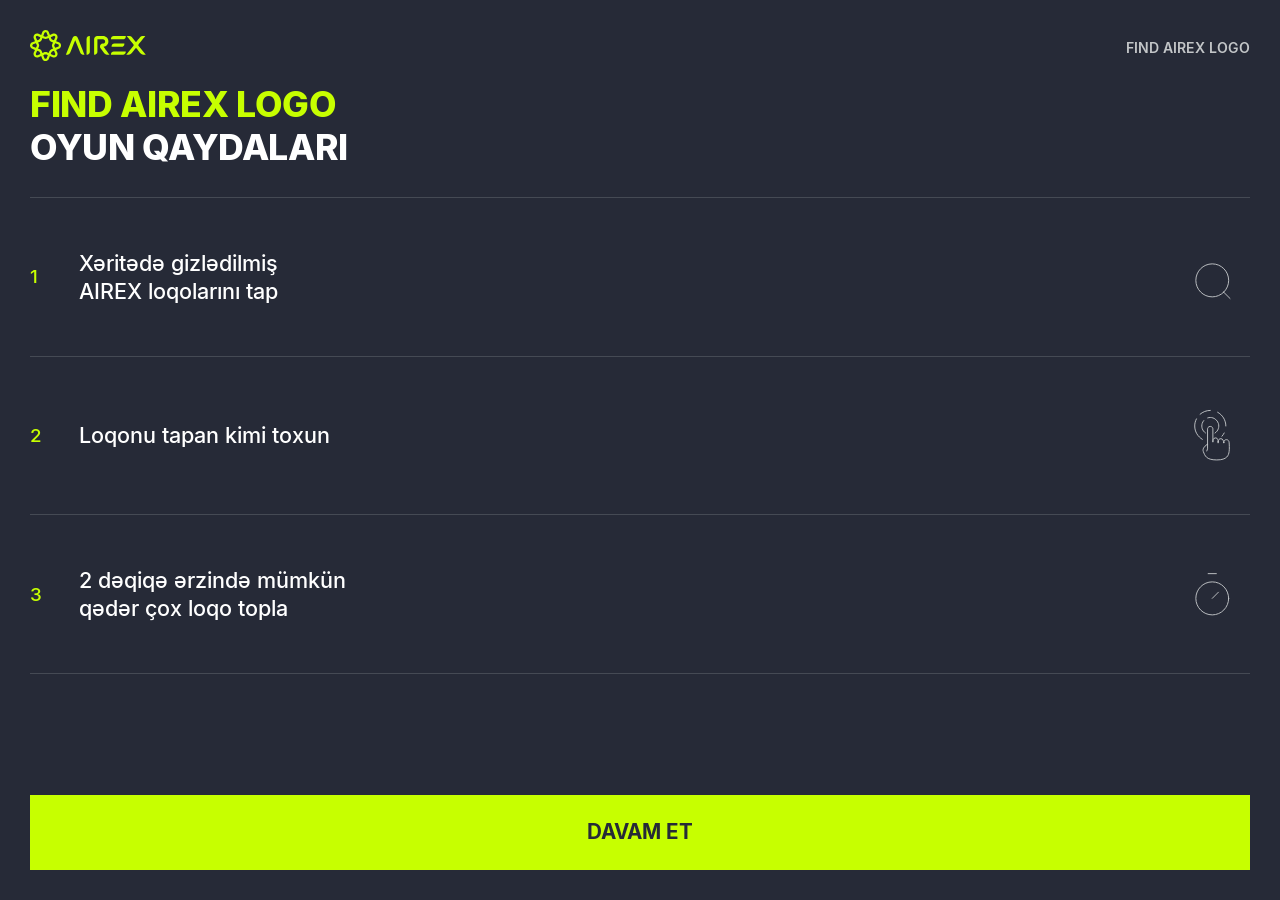
<file: index.html>
<!doctype html>
<html lang="az">
<head>
  <meta charset="utf-8">
  <meta name="viewport" content="width=device-width, initial-scale=1, maximum-scale=1, user-scalable=no">
  <title>AIREX — Find AIREX Logo</title>
  <link rel="icon" href="data:,">

  <link rel="stylesheet" href="vendor/modern-normalize.css">
  <link rel="stylesheet" href="css/reset.css">
  <link rel="stylesheet" href="css/fonts.css">
  <link rel="stylesheet" href="css/tokens.css">
  <link rel="stylesheet" href="css/layout.css">
  <link rel="stylesheet" href="css/game.css">

  <script type="module" src="js/main.js"></script>
</head>
<body>
  <div class="cp-app is-loading" data-cp-root>
    <div class="cp-stage">

      <header class="cp-header">
        <span class="cp-header__logo" data-svg="logo" role="img" aria-label="AIREX"></span>
        <span class="cp-header__brand">FIND AIREX LOGO</span>
      </header>

      <!-- 01 · RULES -->
      <section class="cp-screen cp-screen--rules is-active" data-screen="rules">
        <h1 class="cp-title cp-title--rules">
          <span class="cp-title__accent">FIND AIREX LOGO</span><br>
          OYUN QAYDALARI
        </h1>

        <ol class="cp-rules">
          <li class="cp-rule">
            <span class="cp-rule__num">1</span>
            <p class="cp-rule__text">Xəritədə gizlədilmiş<br>AIREX loqolarını tap</p>
            <span class="cp-rule__icon" data-svg="ruleSearch" aria-hidden="true"></span>
          </li>
          <li class="cp-rule">
            <span class="cp-rule__num">2</span>
            <p class="cp-rule__text">Loqonu tapan kimi toxun</p>
            <span class="cp-rule__icon" data-svg="ruleTap" aria-hidden="true"></span>
          </li>
          <li class="cp-rule">
            <span class="cp-rule__num">3</span>
            <p class="cp-rule__text">2 dəqiqə ərzində mümkün<br>qədər çox loqo topla</p>
            <span class="cp-rule__icon" data-svg="ruleTimer" aria-hidden="true"></span>
          </li>
        </ol>

        <button class="cp-button" type="button" data-action="continue">DAVAM ET</button>
      </section>

      <!-- 02 · START -->
      <section class="cp-screen cp-screen--start" data-screen="start">
        <h1 class="cp-title">XƏRİTƏ</h1>

        <img class="cp-start__image" data-map-image alt="Bakı xəritəsi">

        <div class="cp-best">
          <p class="cp-best__label">ƏN YAXŞI NƏTİCƏ:</p>
          <p class="cp-best__value cp-num" data-best>--/30</p>
        </div>

        <button class="cp-button" type="button" data-action="start">BAŞLA</button>
      </section>

      <!-- 03–04 · GAME -->
      <section class="cp-screen cp-screen--game" data-screen="game">
        <h1 class="cp-title">XƏRİTƏ</h1>

        <div class="cp-info">
          <div class="cp-info__item">
            <span class="cp-info__label">VAXT</span>
            <span class="cp-info__value cp-num" data-time>00:00</span>
          </div>
          <div class="cp-info__item cp-info__item--count">
            <span class="cp-info__label">LOQOLARIN SAYI</span>
            <span class="cp-info__value cp-num" data-count>00/30</span>
          </div>
        </div>

        <!-- MapView: xəritə şəkli + loqoların SVG overlay-i -->
        <div class="cp-map" data-map>
          <img class="cp-map__image" data-map-image alt="Bakı xəritəsi">
        </div>

        <p class="cp-hint">Loqoları toplamaq üçün toxun.</p>
      </section>

      <!-- 05 · RESULT -->
      <section class="cp-screen cp-screen--result" data-screen="result">
        <h1 class="cp-title">NƏTİCƏ</h1>

        <div class="cp-result">
          <p class="cp-result__label">LOQOLARIN SAYI</p>
          <p class="cp-result__score cp-num" data-result-score>00/30</p>
          <p class="cp-result__record" data-record>YENİ REKORD!</p>
          <div class="cp-best">
            <p class="cp-best__label">ƏN YAXŞI NƏTİCƏ:</p>
            <p class="cp-best__value cp-num" data-best>--/30</p>
          </div>
        </div>

        <img class="cp-result__image" data-map-image alt="Bakı xəritəsi">

        <button class="cp-button" type="button" data-action="restart">YENİDƏN OYNA</button>
      </section>

    </div>
  </div>
</body>
</html>
</file>
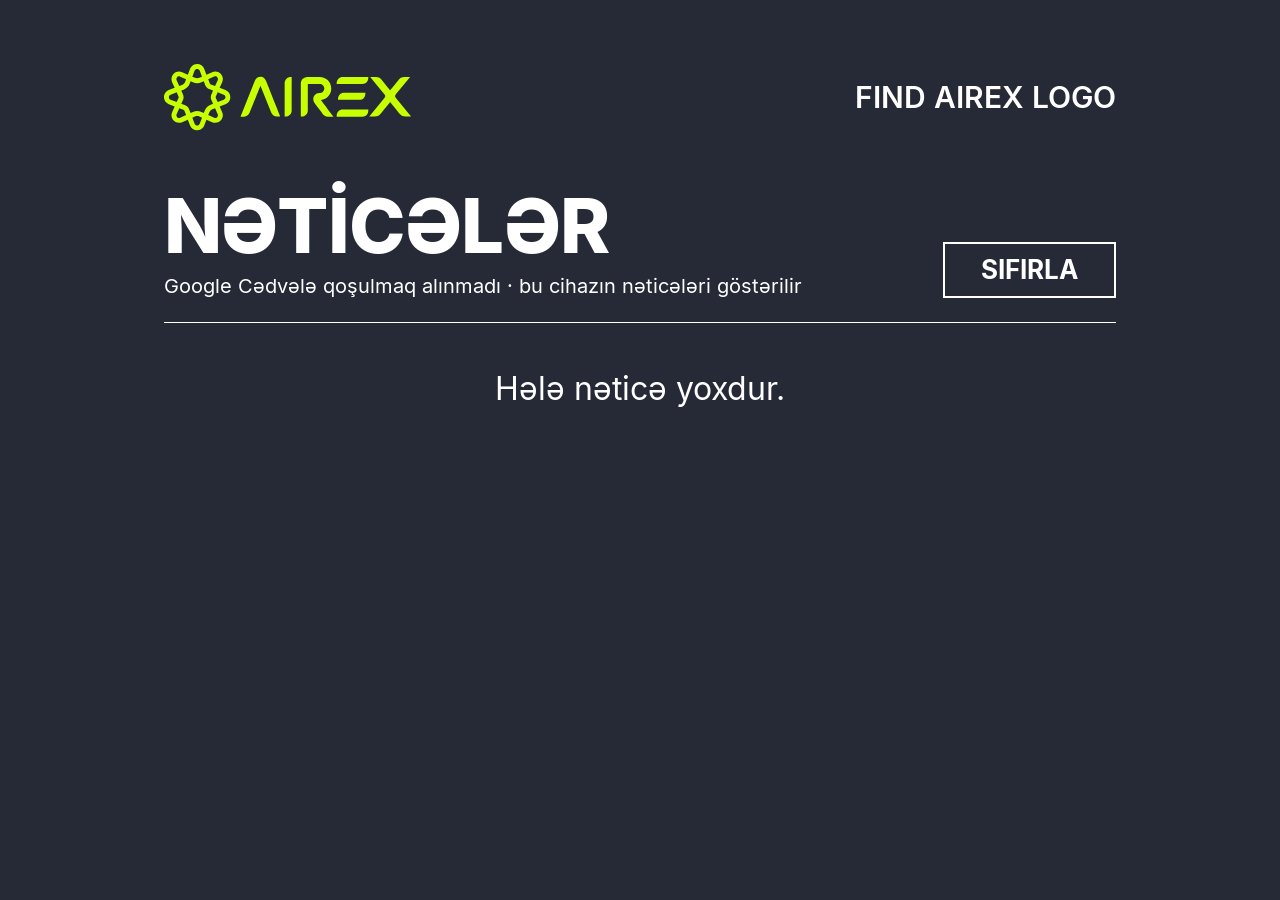
<file: result/index.html>
<!doctype html>
<html lang="az">
<head>
  <meta charset="utf-8">
  <meta name="viewport" content="width=device-width, initial-scale=1, maximum-scale=1, user-scalable=no">
  <title>AIREX — Find AIREX Logo · Nəticələr</title>
  <link rel="icon" href="data:,">

  <link rel="stylesheet" href="../vendor/modern-normalize.css">
  <link rel="stylesheet" href="../css/reset.css">
  <link rel="stylesheet" href="../css/fonts.css">
  <link rel="stylesheet" href="../css/tokens.css">
  <link rel="stylesheet" href="../css/results.css">

  <script type="module" src="../js/results/main.js"></script>
</head>
<body>
  <div class="cp-results" data-results-root>

    <header class="cp-results__header">
      <span class="cp-results__logo" data-svg="logo" role="img" aria-label="AIREX"></span>
      <span class="cp-results__brand">FIND AIREX LOGO</span>
    </header>

    <div class="cp-results__top">
      <div>
        <h1 class="cp-results__title">NƏTİCƏLƏR</h1>
        <p class="cp-results__summary" data-summary></p>
        <p class="cp-results__source" data-source></p>
      </div>
      <button class="cp-results__reset" type="button" data-action="ask-reset">SIFIRLA</button>
    </div>

    <table class="cp-table">
      <thead>
        <tr>
          <th scope="col">#</th>
          <th scope="col">TARİX - SAAT</th>
          <th scope="col">LOQO</th>
          <th scope="col">VAXT</th>
        </tr>
      </thead>
      <!-- ResultsPage <tbody>-ni yaradır: ən yaxşı nəticə birinci, sonra yenidən köhnəyə -->
    </table>

    <p class="cp-results__empty" data-empty>Hələ nəticə yoxdur.</p>

    <dialog class="cp-dialog" data-reset-dialog aria-labelledby="cp-reset-title">
      <h2 class="cp-dialog__title" id="cp-reset-title">Bütün nəticələr silinsin?</h2>
      <p class="cp-dialog__text">Bu cihazdakı və Google Cədvəldəki bütün oyunlar, həmçinin “ən yaxşı nəticə” silinəcək. Bu əməliyyatı geri qaytarmaq olmur.</p>
      <p class="cp-dialog__error" data-reset-error hidden>Google Cədvələ qoşulmaq alınmadı (internet?). Heç nə silinmədi.</p>
      <div class="cp-dialog__actions">
        <button class="cp-dialog__button" type="button" data-action="cancel-reset">İMTİNA ET</button>
        <button class="cp-dialog__button cp-dialog__button--confirm" type="button" data-action="confirm-reset">TƏSDİQLƏ</button>
      </div>
    </dialog>

  </div>
</body>
</html>
</file>
<file: css/fonts.css>
/* Inter 4.1 — lokal fayllar (assets/fonts). Lisenziya: SIL OFL 1.1 */
@font-face { font-family: "Inter"; src: url("../assets/fonts/Inter-Regular.woff2") format("woff2");   font-weight: 400; font-style: normal; font-display: block; }
@font-face { font-family: "Inter"; src: url("../assets/fonts/Inter-Medium.woff2") format("woff2");    font-weight: 500; font-style: normal; font-display: block; }
@font-face { font-family: "Inter"; src: url("../assets/fonts/Inter-SemiBold.woff2") format("woff2");  font-weight: 600; font-style: normal; font-display: block; }
@font-face { font-family: "Inter"; src: url("../assets/fonts/Inter-Bold.woff2") format("woff2");      font-weight: 700; font-style: normal; font-display: block; }
@font-face { font-family: "Inter"; src: url("../assets/fonts/Inter-ExtraBold.woff2") format("woff2"); font-weight: 800; font-style: normal; font-display: block; }
</file>
<file: css/tokens.css>
/* Dizayn tokenləri: rənglər, şrift, --u ölçü vahidi (bölmə 3.1, 3.2, 4) */

:root {
  /* Təsdiqlənmiş rənglər */
  --c-accent:     #C7FF00; /* yaşıl: düymələr, tapılmış loqo, sayğac, vurğu */
  --c-bg:         #262A37; /* əsas fon */
  --c-text-muted: #C3C6C8; /* "FIND AIREX LOGO", "VAXT", "LOQOLARIN SAYI", "ƏN YAXŞI NƏTİCƏ" */
  --c-text:       #FFFFFF; /* ağ */
  --c-error:      #FB7232; /* bu oyunda istifadə olunmur, kit-də qalır */

  /* Törəmə rənglər (yuxarıdakılardan) */
  --c-accent-ink:  var(--c-bg);              /* yaşıl düymə üzərindəki mətn */
  --c-divider:     rgb(195 198 200 / 0.2);   /* muted rəngin 20%-i */
  --c-logo-hidden: rgb(255 255 255 / 0.55);  /* xəritədə gizli loqo */

  /* Şrift. --font-display: XƏRİTƏ / NƏTİCƏ başlıqları — brend şrifti təsdiqlənənə qədər Inter (bölmə 3.2) */
  --font-base:    "Inter", system-ui, -apple-system, "Segoe UI", Roboto, sans-serif;
  --font-display: var(--font-base);
}

.cp-app {
  /* 1 dizayn pikseli = konteynerə sığan ən kiçik nisbət.
     cq vahidləri istifadə yerində (nəsillərdə) .cp-app konteynerinə görə hesablanır. */
  --u: min(calc(100cqw / 1080), calc(100cqh / 1920));

  font-family: var(--font-base);
  color: var(--c-text);
}
</file>
<file: css/layout.css>
/* Səhnə, header, ekranlar, düymələr. Bütün ölçülər 1080×1920 baza dizayndan: calc(N * var(--u))
   Səhnə konteyneri TAM doldurur (City Puzzle ilə eyni): nisbət 9:16 deyilsə, header, divider və düymələr
   kənarlara qədər uzanır, xəritə və şəkillər isə proporsiyasını saxlayıb mərkəzdə qalır (boş zolaq yoxdur). */

/* ---------- Kök + səhnə ---------- */

.cp-app {
  position: relative;
  width: 100%;
  height: 100%;
  container-type: size;
  overflow: hidden;
  display: grid;
  place-items: center;
  background: var(--c-bg);
}

/* Preload bitənə qədər (bölmə 6.1): yalnız fon görünür */
.cp-app.is-loading .cp-stage {
  visibility: hidden;
}

.cp-stage {
  position: relative;
  display: flex;
  flex-direction: column;
  width: 100%;
  height: 100%;
  min-width: 0;
  min-height: 0;
  padding: 0 calc(64 * var(--u));
}

/* ---------- Header ---------- */

.cp-header {
  display: flex;
  flex: none;
  align-items: center;
  justify-content: space-between;
  height: calc(66 * var(--u));
  margin-top: calc(64 * var(--u));
}

.cp-header__logo {
  width: calc(248 * var(--u));
  height: calc(67 * var(--u));
  color: var(--c-accent);
}

/* Inline yerləşdirilən SVG-lər qutunu tam doldurur */
[data-svg] > svg {
  width: 100%;
  height: 100%;
}

.cp-header__brand {
  margin-top: calc(10 * var(--u));
  font-size: calc(30 * var(--u));
  font-weight: 600;
  line-height: 1;
  color: var(--c-text-muted);
}

/* ---------- Ekranlar ---------- */

.cp-screen {
  display: none;
  flex: 1;
  flex-direction: column;
  min-height: 0;
}

.cp-screen.is-active {
  display: flex;
}

/* ---------- Başlıq + divider ---------- */

.cp-title {
  flex: none;
  padding: calc(53 * var(--u)) 0 calc(25 * var(--u));
  border-bottom: max(1px, calc(1 * var(--u))) solid var(--c-divider);
  font-family: var(--font-display);
  font-size: calc(76 * var(--u));
  font-weight: 800;
  line-height: 1;
  letter-spacing: -0.01em;
}

.cp-title--rules {
  padding: calc(47 * var(--u)) 0 calc(60 * var(--u));
  font-family: var(--font-base);
  line-height: 1.2;
}

.cp-title__accent {
  color: var(--c-accent);
}

/* ---------- Əsas düymə ---------- */

.cp-button {
  flex: none;
  width: 100%;
  height: calc(160 * var(--u));
  margin-top: auto;
  margin-bottom: calc(64 * var(--u));
  padding: 0;
  border-radius: 0;
  background: var(--c-accent);
  color: var(--c-accent-ink);
  font-size: calc(44 * var(--u));
  font-weight: 700;
  line-height: 1;
}

/* ---------- Ümumi ---------- */

.cp-num {
  font-variant-numeric: tabular-nums;
}

/* ---------- 01 · RULES ---------- */

.cp-rule {
  display: flex;
  align-items: center;
  height: calc(339 * var(--u));
  border-bottom: max(1px, calc(1 * var(--u))) solid var(--c-divider);
}

.cp-rule__num {
  flex: none;
  width: calc(105 * var(--u));
  font-size: calc(40 * var(--u));
  font-weight: 500;
  color: var(--c-accent);
}

.cp-rule__text {
  flex: 1;
  max-width: calc(600 * var(--u));
  font-size: calc(46 * var(--u));
  font-weight: 500;
  line-height: 1.3;
}

.cp-rule__icon {
  flex: none;
  width: calc(112 * var(--u));
  height: calc(112 * var(--u));
  margin: 0 calc(24 * var(--u)) 0 auto;
  color: var(--c-text-muted);
}

/* ---------- "ƏN YAXŞI NƏTİCƏ: 24/30" — start və result ---------- */

.cp-best {
  flex: none;
  text-align: center;
  color: var(--c-text-muted);
  line-height: 1;
}

.cp-best__label {
  font-size: calc(34 * var(--u));
  font-weight: 400;
}

.cp-best__value {
  margin-top: calc(15 * var(--u));
  font-size: calc(50 * var(--u));
  font-weight: 700;
}

/* ---------- 02 · START ---------- */

/* 9:16-da: şəkil y 385–1405, "ƏN YAXŞI NƏTİCƏ" 1470, düymə 1696. Artıq hündürlük şəkillə yazı arasına düşür */
.cp-start__image {
  flex: none;
  align-self: center;
  width: calc(765 * var(--u));
  height: auto;
  aspect-ratio: 3 / 4;
  object-fit: cover;
  margin-top: calc(100 * var(--u));
}

.cp-screen--start .cp-best {
  margin-top: auto;
  margin-bottom: calc(125 * var(--u));
}

.cp-screen--start .cp-button {
  margin-top: 0;
}

/* ---------- 05 · RESULT ---------- */

/* "YENİ REKORD!" görünəndə şəkil və düymə yerində qalır: əlavə yer şəklin üstündəki auto boşluqdan gəlir */
.cp-result {
  display: flex;
  flex: none;
  flex-direction: column;
  align-items: center;
  text-align: center;
  line-height: 1;
}

.cp-result__label {
  margin-top: calc(72 * var(--u));
  font-size: calc(64 * var(--u));
  font-weight: 700;
}

.cp-result__score {
  margin-top: calc(24 * var(--u));
  font-size: calc(240 * var(--u));
  font-weight: 600; /* dizaynda nəticə rəqəmi başlıqlardan incədir */
  letter-spacing: -0.04em;
  color: var(--c-accent);
}

.cp-result__record {
  display: none;
  margin-top: calc(24 * var(--u));
  font-size: calc(36 * var(--u));
  font-weight: 700;
  color: var(--c-accent);
}

.cp-result__record.is-active {
  display: block;
}

.cp-result .cp-best {
  margin-top: calc(77 * var(--u));
}

.cp-result__image {
  flex: none;
  width: calc(800 * var(--u));
  height: calc(600 * var(--u));
  margin: auto auto 0;
  object-fit: cover;
  object-position: center top; /* 3:4 xəritədən yuxarı 4:3 kəsim */
}

.cp-screen--result .cp-button {
  margin-top: calc(144 * var(--u));
}
</file>
<file: css/game.css>
/* GAME ekranı: info bloku (vaxt + sayğac), xəritə + loqo overlay-i, ipucu. */

/* 9:16-da: xəritə y 493–1762, ipucu ≈24 aşağıda, altda ≈103 boşluq. Artıq hündürlük xəritənin üstünə düşür */
.cp-screen--game {
  padding-bottom: calc(103 * var(--u));
}

/* ---------- Info bloku ---------- */

.cp-info {
  display: flex;
  flex: none;
  justify-content: space-between;
  padding-top: calc(28 * var(--u));
  line-height: 1;
}

.cp-info__item {
  display: flex;
  flex-direction: column;
  gap: calc(12 * var(--u));
}

.cp-info__item--count {
  align-items: flex-end;
}

.cp-info__label {
  font-size: calc(22 * var(--u));
  font-weight: 400;
  color: var(--c-text-muted);
}

.cp-info__value {
  font-size: calc(52 * var(--u));
  font-weight: 700;
}

.cp-info__item--count .cp-info__value {
  color: var(--c-accent);
}

/* ---------- Xəritə ---------- */

.cp-map {
  position: relative;
  flex: none;
  align-self: center;
  width: calc(952 * var(--u));
  aspect-ratio: 3 / 4;
  margin-top: auto;
  touch-action: none; /* pinch/pan yoxdur, toxunuş dərhal pointerup verir (bölmə 6.1) */
}

.cp-map__image {
  width: 100%;
  height: 100%;
}

/* Overlay şəkillə eyni ölçüdədir: viewBox = şəklin orijinal pikselləri */
.cp-map__overlay {
  position: absolute;
  inset: 0;
  width: 100%;
  height: 100%;
  max-width: none;
}

/* ---------- Loqolar: rəng yalnız buradan (SVG-də fill="currentColor") ---------- */

.cp-logo {
  color: var(--c-logo-hidden);
  transform-box: fill-box;   /* pop animasiyası loqonun öz mərkəzindən */
  transform-origin: center;
}

.cp-logo.is-found {
  color: var(--c-accent);
}

/* ---------- İpucu ---------- */

.cp-hint {
  flex: none;
  margin-top: calc(24 * var(--u));
  font-size: calc(30 * var(--u));
  font-weight: 400;
  line-height: 1;
}

/* ---------- Dev (yalnız DEBUG / ?dev, bölmə 9.1) ---------- */

/* İpucunun altındakı boş zolaqda, xəritəni örtmür */
.cp-dev {
  position: absolute;
  right: calc(64 * var(--u));
  bottom: calc(20 * var(--u));
  left: calc(64 * var(--u));
  z-index: 100;
  display: flex;
  gap: calc(8 * var(--u));
  height: calc(56 * var(--u));
}

.cp-dev__button {
  flex: none;
  padding: 0 calc(14 * var(--u));
  border: calc(2 * var(--u)) dashed var(--c-accent);
  background: var(--c-bg);
  color: var(--c-accent);
  font-size: calc(18 * var(--u));
  font-weight: 700;
}

.cp-dev__button.is-active {
  background: var(--c-accent);
  color: var(--c-accent-ink);
}

.cp-dev__output {
  flex: 1;
  min-width: 0;
  padding: 0 calc(12 * var(--u));
  border: calc(2 * var(--u)) dashed var(--c-text-muted);
  background: var(--c-bg);
  color: var(--c-text);
  font: inherit;
  font-size: calc(18 * var(--u));
  font-variant-numeric: tabular-nums;
  user-select: text;
  -webkit-user-select: text;
}

/* ZONALAR: toxunma dairələri + id, gizli loqolar daha görünən */
.cp-map__zones {
  pointer-events: none;
}

.cp-map__zones circle {
  fill: var(--c-accent);
  fill-opacity: 0.18;
  stroke: var(--c-accent);
  stroke-width: 1;
}

.cp-map__zones text {
  fill: var(--c-text);
  stroke: var(--c-bg);
  stroke-width: 3;
  paint-order: stroke;
  font-size: 11px;
  font-weight: 700;
  text-anchor: middle;
}

.cp-map.is-dev-zones .cp-logo:not(.is-found) {
  color: var(--c-error);
}

/* YER SEÇİCİ: son toxunma nöqtəsi */
.cp-map__pick {
  fill: none;
  stroke: var(--c-error);
  stroke-width: 2;
  pointer-events: none;
}
</file>
<file: css/results.css>
/* Nəticələr səhifəsi (/result): adi scroll olunan səhifə, fon oyunla eyni, cədvəl xətləri və yazılar ağ */

body {
  overflow-y: auto;
}

.cp-results {
  max-width: 1080px;
  margin: 0 auto;
  padding: clamp(16px, 6vw, 64px);
  font-family: var(--font-base);
  color: var(--c-text);
  -webkit-user-select: none;
  user-select: none;
  touch-action: manipulation;
}

/* ---------- Header ---------- */

.cp-results__header {
  display: flex;
  align-items: center;
  justify-content: space-between;
  gap: 16px;
}

.cp-results__logo {
  width: clamp(124px, 23vw, 248px);
  aspect-ratio: 248 / 67;
  color: var(--c-accent);
}

.cp-results__logo > svg {
  width: 100%;
  height: 100%;
}

.cp-results__brand {
  font-size: clamp(14px, 2.8vw, 30px);
  font-weight: 600;
  color: var(--c-text);
}

/* ---------- Başlıq + sıfırla ---------- */

.cp-results__top {
  display: flex;
  flex-wrap: wrap;
  align-items: flex-end;
  justify-content: space-between;
  gap: 16px 24px;
  margin-top: clamp(24px, 5vw, 56px);
  padding-bottom: clamp(16px, 2.5vw, 24px);
  border-bottom: 1px solid var(--c-text);
}

.cp-results__title {
  font-size: clamp(32px, 7vw, 76px);
  font-weight: 800;
  line-height: 1;
  letter-spacing: -0.01em;
}

.cp-results__summary {
  margin-top: 12px;
  font-size: clamp(16px, 2.6vw, 28px);
  font-variant-numeric: tabular-nums;
}

.cp-results__source {
  margin-top: 6px;
  font-size: clamp(13px, 1.8vw, 20px);
}

.cp-results__reset {
  min-height: 56px;
  padding: 0 clamp(20px, 3vw, 36px);
  border: 2px solid var(--c-text);
  border-radius: 0;
  background: transparent;
  color: var(--c-text);
  font-size: clamp(16px, 2.4vw, 26px);
  font-weight: 700;
}

.cp-results__reset:disabled {
  opacity: 0.4;
  cursor: default;
}

/* ---------- Cədvəl ---------- */

.cp-table {
  width: 100%;
  margin-top: clamp(16px, 3vw, 32px);
  border-collapse: collapse;
  font-size: clamp(16px, 2.6vw, 28px);
  font-variant-numeric: tabular-nums;
}

.cp-table th,
.cp-table td {
  padding: clamp(10px, 1.6vw, 18px) clamp(10px, 2vw, 24px);
  border: 1px solid var(--c-text);
  color: var(--c-text);
  text-align: left;
}

.cp-table thead th {
  font-weight: 700;
}

.cp-table th:first-child,
.cp-table td:first-child {
  width: 1%;
  white-space: nowrap;
}

.cp-table td:nth-child(n + 3),
.cp-table thead th:nth-child(n + 3) {
  text-align: right;
}

/* Birinci sətir: ən yaxşı nəticə */
.cp-table__best td {
  color: var(--c-accent);
  font-weight: 700;
}

.cp-table:not(.has-rows) {
  display: none;
}

.cp-results__empty {
  margin-top: 48px;
  font-size: clamp(18px, 3vw, 32px);
  text-align: center;
}

.cp-results__empty[hidden] {
  display: none;
}

/* ---------- Təsdiq popup-ı ---------- */

.cp-dialog {
  width: min(560px, calc(100vw - 32px));
  padding: clamp(24px, 4vw, 40px);
  border: 1px solid var(--c-text);
  border-radius: 0;
  background: var(--c-bg);
  color: var(--c-text);
  font-family: var(--font-base);
}

.cp-dialog::backdrop {
  background: color-mix(in srgb, var(--c-bg) 85%, transparent);
}

.cp-dialog__title {
  font-size: clamp(22px, 3.4vw, 36px);
  font-weight: 800;
  line-height: 1.15;
}

.cp-dialog__text {
  margin-top: 16px;
  font-size: clamp(15px, 2.2vw, 22px);
  line-height: 1.4;
}

.cp-dialog__error {
  margin-top: 16px;
  font-size: clamp(15px, 2.2vw, 22px);
  line-height: 1.4;
  color: var(--c-error);
}

.cp-dialog__error[hidden] {
  display: none;
}

.cp-dialog__button:disabled {
  opacity: 0.5;
  cursor: default;
}

.cp-dialog__actions {
  display: grid;
  grid-template-columns: 1fr 1fr;
  gap: 16px;
  margin-top: clamp(24px, 4vw, 40px);
}

.cp-dialog__button {
  min-height: 64px;
  border: 2px solid var(--c-text);
  border-radius: 0;
  background: transparent;
  color: var(--c-text);
  font-size: clamp(16px, 2.4vw, 24px);
  font-weight: 700;
}

.cp-dialog__button--confirm {
  border-color: var(--c-accent);
  background: var(--c-accent);
  color: var(--c-accent-ink);
}
</file>
